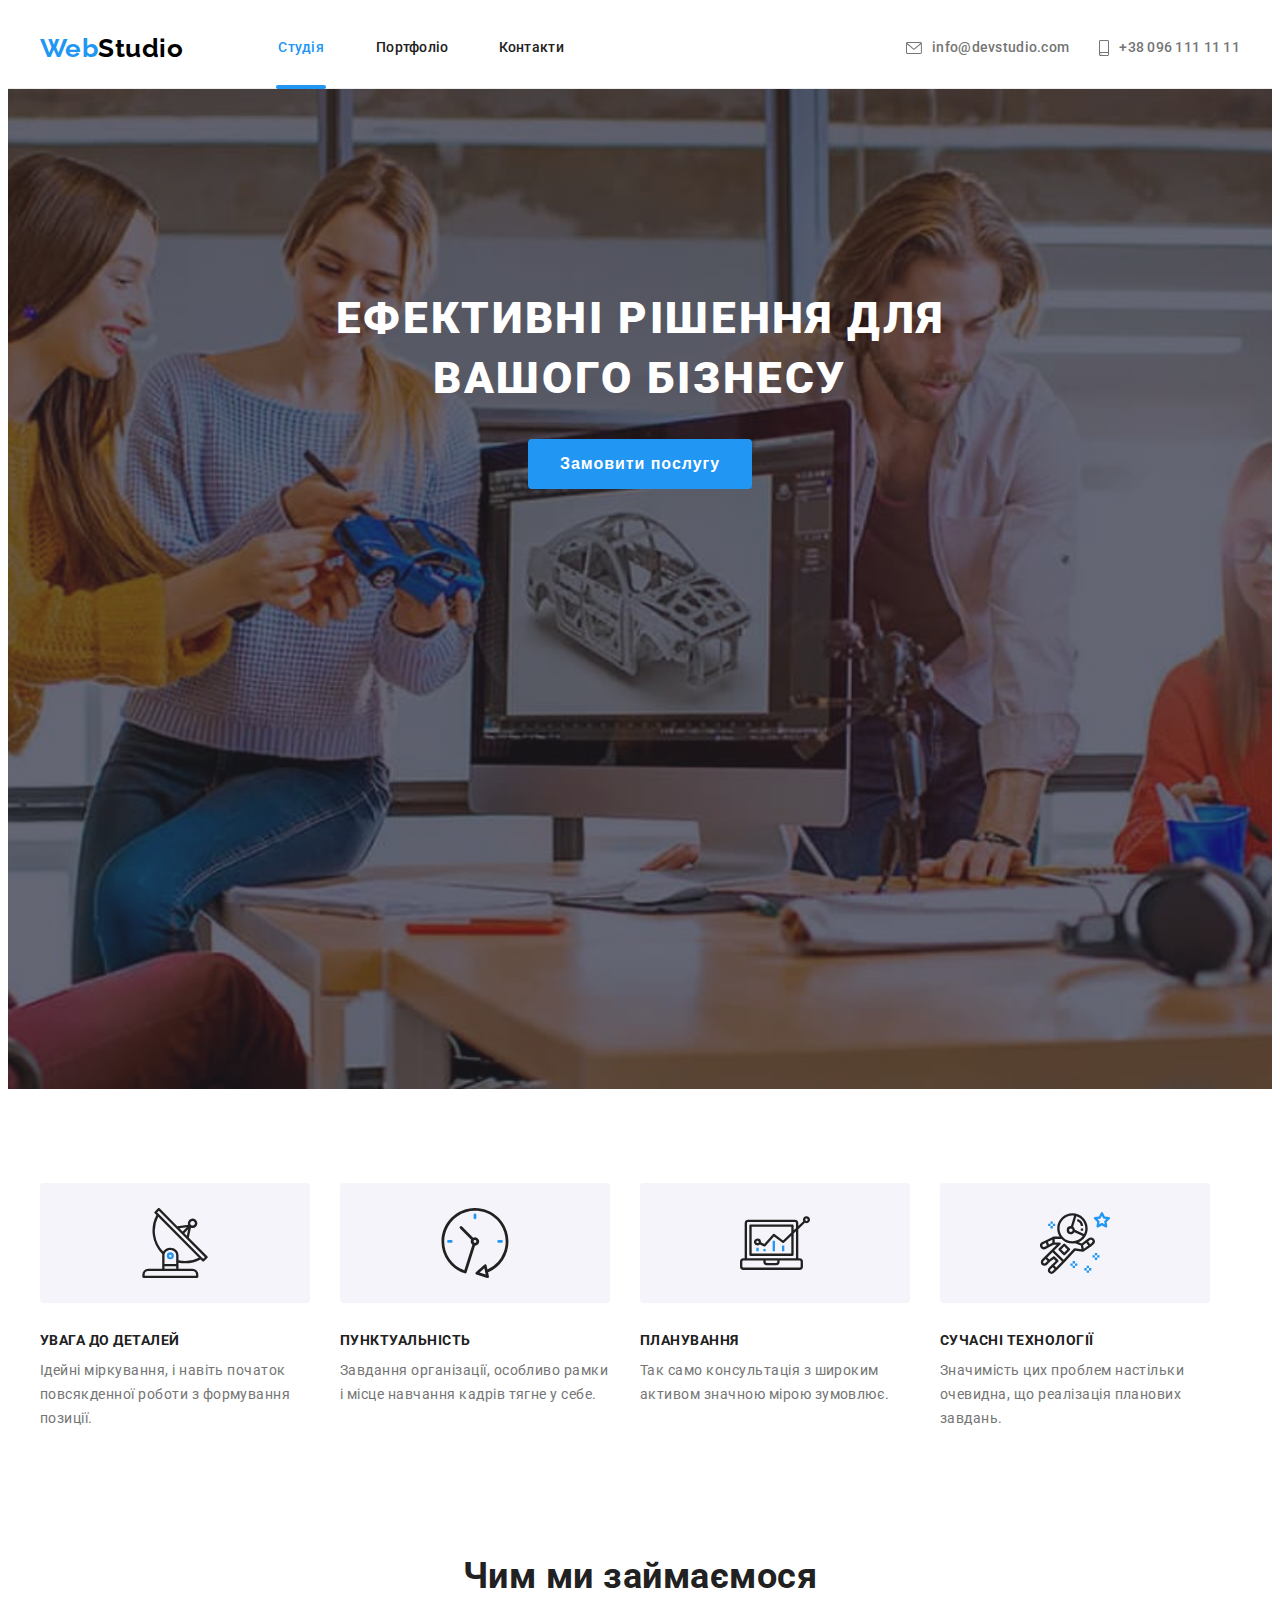
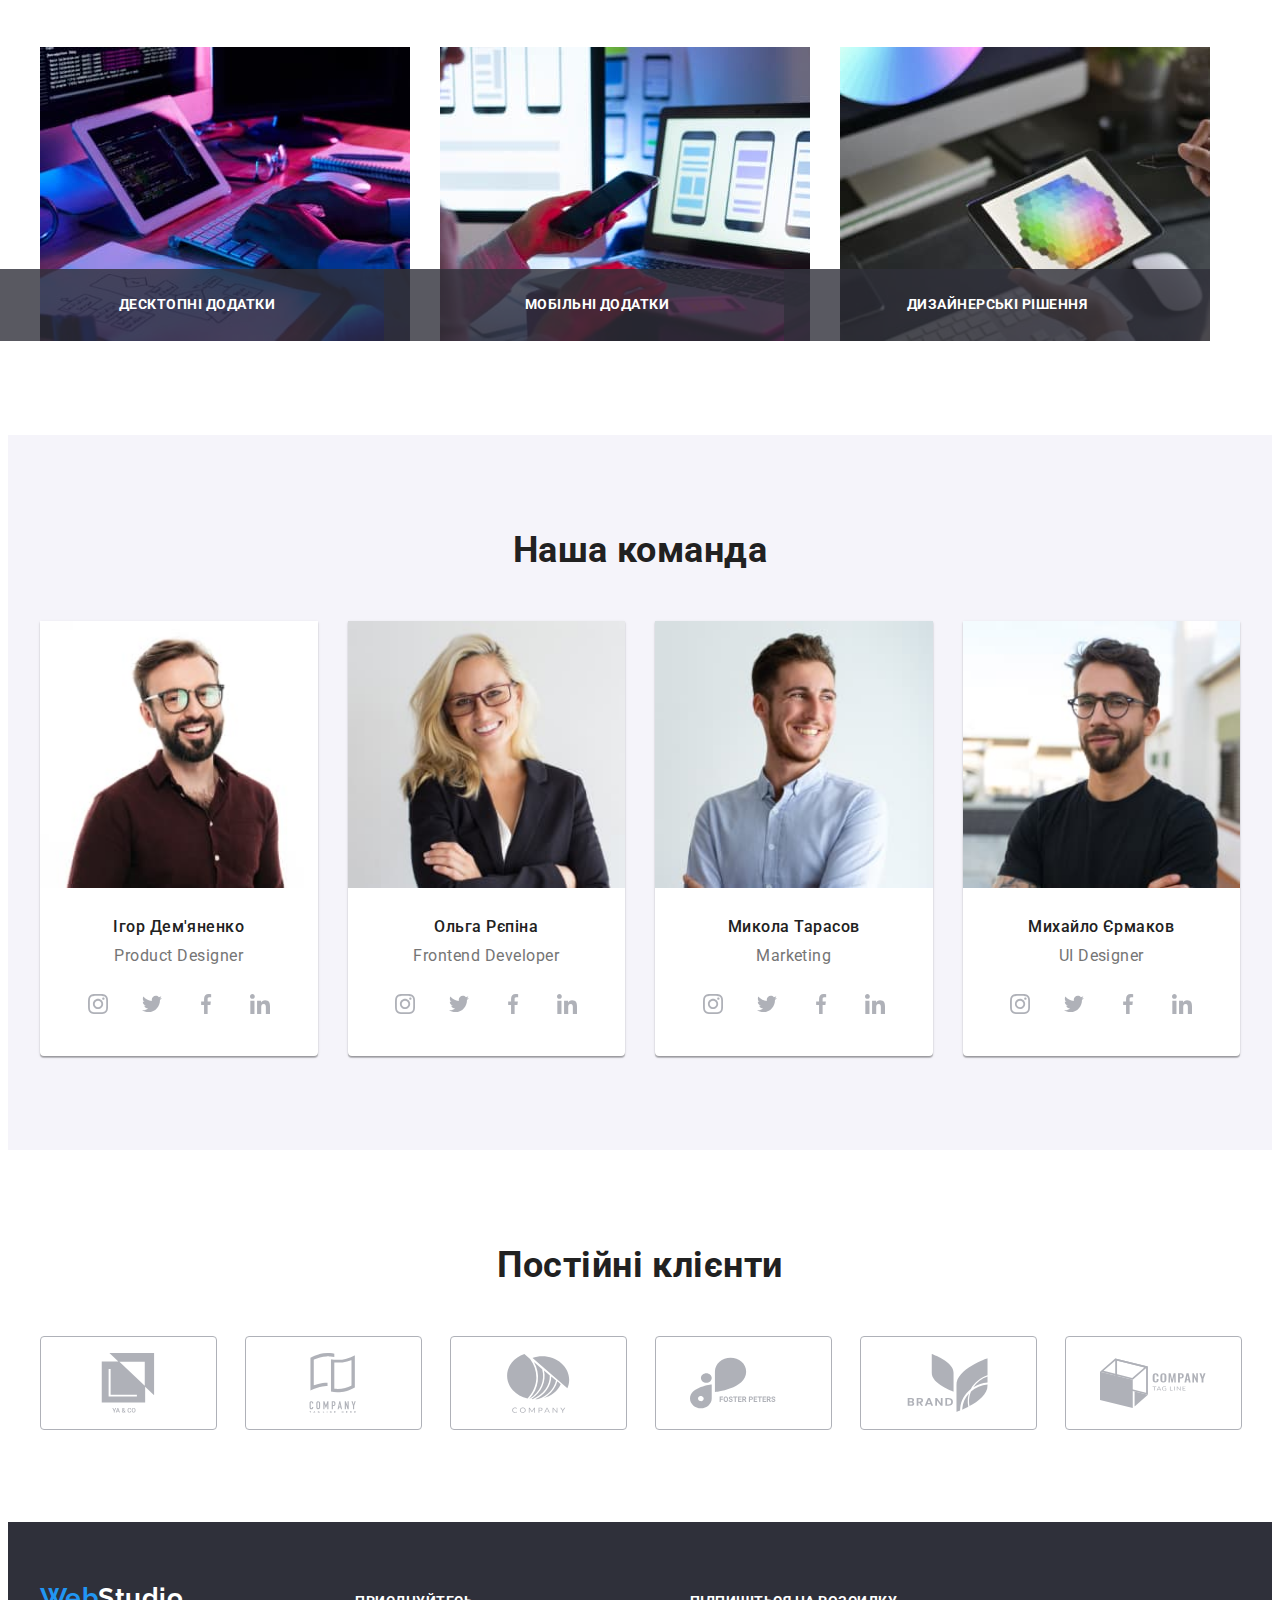
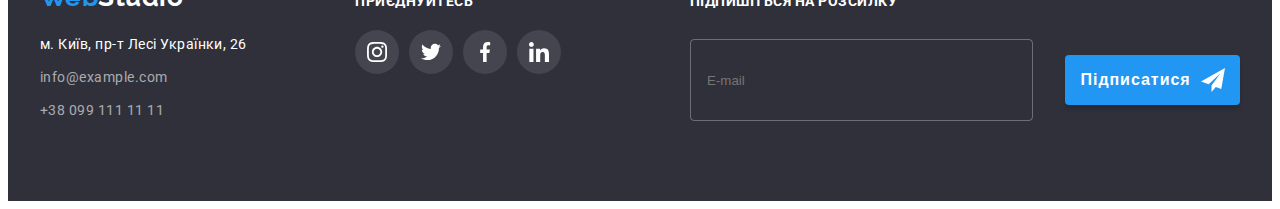
<file: index.html>
<!DOCTYPE html>
<html lang="uk">

<head>
    <meta charset="UTF-8">
    <meta http-equiv="X-UA-Compatible" content="IE=edge">
    <meta name="viewport" content="width=device-width, initial-scale=1.0">
    <title>WebStudio</title>
    <link rel="preconnect" href="https://fonts.googleapis.com">
    <link rel="preconnect" href="https://fonts.gstatic.com" crossorigin>
    <link
        href="https://fonts.googleapis.com/css2?family=Raleway:wght@700&family=Roboto:wght@400;500;700;900&display=swap"
        rel="stylesheet">
        <link rel="stylesheet" href="https://cdnjs.cloudflare.com/ajax/libs/modern-normalize/1.1.0/modern-normalize.min.css"
            integrity="sha512-wpPYUAdjBVSE4KJnH1VR1HeZfpl1ub8YT/NKx4PuQ5NmX2tKuGu6U/JRp5y+Y8XG2tV+wKQpNHVUX03MfMFn9Q=="
            crossorigin="anonymous" referrerpolicy="no-referrer" /><link rel="stylesheet" href="./css/main.min.css">
</head>

<body>
    <header class="bonner">
        <div class="container">
            <a lang="en" href="./index.html" class="logo-link list"><span class="logo">Web</span>Studio</a>
            <nav class="bonner-nav">
                <ul class="list gap">
                    <li class="item">
                        <a href="./index.html" class="gap-link link current">Студія</a>
                    </li>
                    <li class="item">
                        <a href="./portfolio.html" class="gap-link link">Портфоліо</a>
                    </li>
                    <li class="item">
                        <a href="" class="gap-link link">Контакти</a>
                    </li>
                </ul>
            </nav>

            <ul class="bonner-list list">
                <li class="item">
                    <a class="bonner-link link" href="mailto:info@devstudio.com">
                        <svg class="bonner-icon" width="16" height="12">
                            <use href="./images/icons.svg#icon-envelope"></use>
                        </svg>
                        info@devstudio.com
                    </a>
                </li>
                <li class="item">
                    <a class="bonner-link link" href="tel:+380961111111">
                        <svg class="bonner-icon" width="10" height="16">
                            <use href="./images/icons.svg#icon-smartphone"></use>
                        </svg>
                        +38 096 111 11 11
                    </a>
                </li>
            </ul>
            <button type="button" class="menu-open-btn" data-menu-open>
                <svg class="" width="40" height="40">
                    <use href="./images/icons.svg#icon-burger" class=""></use>
                </svg>
            </button>
        </div>
    </header>
    <div class="mob-menu is-hidden" data-menu>
        <button type="button" class="menu-close-btn" data-menu-close>
            <svg class="" width="40" height="40">
                <use href="./images/icons.svg#icon-close" class=""></use>
            </svg>
        </button>
        <div class="mob-menu-wrap">
            <nav class="mob-menu-nav">
                <ul class="mob-menu-list list">
                    <li class="mob-menu-item">
                        <a href="./index.html" class="mob-menu-link current-mob">Студія</a>
                    </li>
                    <li class="mob-menu-item">
                        <a href="./portfolio.html" class="mob-menu-link">Портфоліо</a>
                    </li>
                    <li class="mob-menu-item">
                        <a href="" class="mob-menu-link">Контакти</a>
                    </li>
                </ul>
            </nav>
            <div class="mob-connect">
                <ul class="mob-connect-list list">
                    <li class="mob-connect-item item">
                        <a class="mob-connect-mail link" href="mailto:info@devstudio.com">info@devstudio.com</a>
                    </li>
                    <li class="mob-connect-item item">
                        <a class="mob-connect-phone link" href="tel:+380961111111">+38 096 111 11 11</a>
                    </li>
                </ul>
            </div>
            <ul class="mob-media list">
                <li class="mob-media-item item">
                    <a href="" class="mob-media-link link" target="_blank" rel="noopener noreferrer nofollow">Instagram</a>
                </li>
                <li class="mob-media-item item">
                    <a href="" class="mob-media-link link" target="_blank" rel="noopener noreferrer nofollow">Twitter</a>
                </li>
                <li class="mob-media-item item">
                    <a href="" class="mob-media-link link" target="_blank" rel="noopener noreferrer nofollow">Facebook</a>
                </li>
                <li class="mob-media-item item">
                    <a href="" class="mob-media-link link" target="_blank" rel="noopener noreferrer nofollow">LinkedIn</a>
                </li>
            </ul>
        </div>
    </div>
    <main>
        <section class="primary">
            <div class="container primary__container">
                <h1 class="primary__title">Ефективні рішення для вашого бізнесу</h1>
                <button type="button" class="primary__btn btn" data-modal-open>Замовити послугу</button>
            </div>
        </section>
        <section class="feature">
            <div class="container">
                <ul class="feature__list list">
                    <li class="feature__item feature__item-before">
                        <h3 class="feature__title">УВАГА ДО ДЕТАЛЕЙ</h3>
                        <p class="feature__text">Ідейні міркування, і навіть початок повсякденної роботи з формування позиції.</p>
                    </li>
                    <li class="feature__item feature__item-before">
                        <h3 class="feature__title">ПУНКТУАЛЬНІСТЬ</h3>
                        <p class="feature__text">Завдання організації, особливо рамки і місце навчання кадрів тягне у себе.</p>
                    </li>
                    <li class="feature__item feature__item-before">
                        <h3 class="feature__title">ПЛАНУВАННЯ</h3>
                        <p class="feature__text">Так само консультація з широким активом значною мірою зумовлює.</p>
                    </li>
                    <li class="feature__item feature__item-before">
                        <h3 class="feature__title">СУЧАСНІ ТЕХНОЛОГІЇ</h3>
                        <p class="feature__text">Значимість цих проблем настільки очевидна, що реалізація планових завдань.</p>
                    </li>
                </ul>
            </div>
        </section>
        <section class="work">
            <div class="container">
                <h2 class="work__title">Чим ми займаємося</h2>
                <ul class="work__list list">
                    <li class="work__item">
                        <div class="work__container">
                            <picture>
                                <source 
                                srcset="./images/img1-1x.jpg 1x, 
                                ./images/img1-2x.jpg 2x"
                                media="(min-width:1200px)">
                                <img src="./images/img1.jpg" alt="Людина працює за ноутбуком" width="370" height="294">
                            </picture>
                            <p class="work__text">Десктопні додатки</p>
                        </div>
                    </li>
                    <li class="work__item">
                        <div class="work__container">
                            <picture>
                                <source 
                                srcset="./images/img2-1x.jpg 1x, 
                                ./images/img2-2x.jpg 2x"
                                media="(min-width:1200px)">
                                <img src="./images/img2.jpg" alt="Людина с телефоном та ноутбуком" width="370" height="294">
                            </picture>
                            <p class="work__text">Мобільні додатки</p>
                        </div>
                    </li>
                    <li class="work__item">
                        <div class="work__container">
                            <picture>
                                <source 
                                    srcset="./images/img3-1x.jpg 1x, 
                                    ./images/img3-2x.jpg 2x"
                                    media="(min-width:1200px)">
                                <img src="./images/img3.jpg" alt="Палітра" width="370" height="294">
                            </picture>
                            <p class="work__text">Дизайнерські рішення</p>
                        </div>
                    </li>
                </ul>
            </div>
        </section>
        <section class="team">
            <div class="container">
                <h2 class="team__title">Наша команда</h2>
                <ul class="team__list list">
                    
                    <li class="team__item">
                        <picture>
                            <source 
                            srcset="./images/product-desk-1x.jpg 1x, 
                            ./images/product-desk-2x.jpg 2x"
                            media="(min-width:1200px)">

                            <source 
                            srcset="./images/product-tab-1x.jpg 1x, 
                            ./images/product-tab-2x.jpg 2x"
                            media="(min-width:768px)">

                            <source 
                            srcset="./images/product-mob-1x.jpg 1x, 
                            ./images/product-mob-2x.jpg 2x"
                            media="(max-width:767px)">

                            <img src="./images/product.jpg" alt="Фото співробітника" width="270" height="260">
                        </picture>
                        <div class="team__container">
                            <h3 class="team__subtitle">Ігор Дем'яненко</h3>
                            <p lang="en" class="team__text">Product Designer</p>
                            <ul class="media list">
                                <li class="media__item item">
                                    <a href="https://www.instagram.com/" target="_blank" rel="noreferrer noopener" class="media__link link">
                                        <svg class="media__icon" width="20" height="20">
                                            <use href="./images/icons.svg#icon-instagram"></use>
                                        </svg>
                                    </a>
                                </li>
                                <li class="media__item item">
                                    <a href="https://twitter.com/" target="_blank" rel="noreferrer noopener" class="media__link link">
                                        <svg class="media__icon" width="20" height="20">
                                            <use href="./images/icons.svg#icon-twitter"></use>
                                        </svg>
                                    </a>
                                </li>
                                <li class="media__item item">
                                    <a href="https://uk-ua.facebook.com/" target="_blank" rel="noreferrer noopener" class="media__link link">
                                        <svg class="media__icon" width="20" height="20">
                                            <use href="./images/icons.svg#icon-facebook"></use>
                                        </svg>
                                    </a>
                                </li>
                                <li class="media__item item">
                                    <a href="https://ua.linkedin.com/" target="_blank" rel="noreferrer noopener" class="media__link link">
                                        <svg class="media__icon" width="20" height="20">
                                            <use href="./images/icons.svg#icon-linkedin"></use>
                                        </svg>
                                    </a>
                                </li>
                            </ul>
                        </div>
                    </li>
                    <li class="team__item">
                        <picture>
                            <source 
                            srcset="./images/frontend-desk-1x.jpg 1x, 
                            ./images/frontend-desk-2x.jpg 2x"
                            media="(min-width:1200px)">

                            <source 
                            srcset="./images/frontend-tab-1x.jpg 1x, 
                            ./images/frontend-tab-2x.jpg 2x"
                            media="(min-width:768px)">

                            <source 
                            srcset="./images/frontend-mob-1x.jpg 1x, 
                            ./images/frontend-mob-2x.jpg 2x"
                            media="(max-width:767px)">

                            <img src="./images/frontend.jpg" alt="Фото співробітника" width="270" height="260">
                        </picture>
                        <div class="team__container">
                            <h3 class="team__subtitle">Ольга Рєпіна</h3>
                            <p lang="en" class="team__text">Frontend Developer</p>
                            <ul class="media list">
                                <li class="media__item item">
                                    <a href="" class="media__link link">
                                        <svg class="media__icon" width="20" height="20">
                                            <use href="./images/icons.svg#icon-instagram"></use>
                                        </svg>
                                    </a>
                                </li>
                                <li class="media__item item">
                                    <a href="" class="media__link link">
                                        <svg class="media__icon" width="20" height="20">
                                            <use href="./images/icons.svg#icon-twitter"></use>
                                        </svg>
                                    </a>
                                </li>
                                <li class="media__item item">
                                    <a href="" class="media__link link">
                                        <svg class="media__icon" width="20" height="20">
                                            <use href="./images/icons.svg#icon-facebook"></use>
                                        </svg>
                                    </a>
                                </li>
                                <li class="media__item item">
                                    <a href="" class="media__link link">
                                        <svg class="media__icon" width="20" height="20">
                                            <use href="./images/icons.svg#icon-linkedin"></use>
                                        </svg>
                                    </a>
                                </li>
                            </ul>
                        </div>
                    </li>
                    <li class="team__item">
                        <picture>
                            <source 
                            srcset="./images/marketing-desk-1x.jpg 1x, 
                            ./images/marketing-desk-2x.jpg 2x"
                            media="(min-width:1200px)">

                            <source 
                            srcset="./images/marketing-tab-1x.jpg 1x, 
                            ./images/marketing-tab-2x.jpg 2x"
                            media="(min-width:768px)">

                            <source 
                            srcset="./images/marketing-mob-1x.jpg 1x, 
                            ./images/marketing-mob-2x.jpg 2x"
                            media="(max-width:767px)">

                            <img src="./images/marketing.jpg" alt="Фото співробітника" width="270" height="260">
                        </picture>
                        <div class="team__container">
                            <h3 class="team__subtitle">Микола Тарасов</h3>
                            <p lang="en" class="team__text">Marketing</p>
                            <ul class="media list">
                                <li class="media__item item">
                                    <a href="" class="media__link link">
                                        <svg class="media__icon" width="20" height="20">
                                            <use href="./images/icons.svg#icon-instagram"></use>
                                        </svg>
                                    </a>
                                </li>
                                <li class="media__item item">
                                    <a href="" class="media__link link">
                                        <svg class="media__icon" width="20" height="20">
                                            <use href="./images/icons.svg#icon-twitter"></use>
                                        </svg>
                                    </a>
                                </li>
                                <li class="media__item item">
                                    <a href="" class="media__link link">
                                        <svg class="media__icon" width="20" height="20">
                                            <use href="./images/icons.svg#icon-facebook"></use>
                                        </svg>
                                    </a>
                                </li>
                                <li class="media__item item">
                                    <a href="" class="media__link link">
                                        <svg class="media__icon" width="20" height="20">
                                            <use href="./images/icons.svg#icon-linkedin"></use>
                                        </svg>
                                    </a>
                                </li>
                            </ul>
                        </div>
                    </li>
                    <li class="team__item">
                        <picture>
                            <source 
                            srcset="./images/ul-desk-1x.jpg 1x, 
                            ./images/ul-desk-2x.jpg 2x"
                            media="(min-width:1200px)">

                            <source 
                            srcset="./images/ul-tab-1x.jpg 1x, 
                            ./images/ul-tab-2x.jpg 2x"
                            media="(min-width:768px)">

                            <source 
                            srcset="./images/ul-mob-1x.jpg 1x, 
                            ./images/ul-mob-2x.jpg 2x"
                            media="(max-width:767px)">

                            <img src="./images/ul.jpg" alt="Фото співробітника" width="270" height="260">
                        </picture>
                        <div class="team__container">
                            <h3 class="team__subtitle">Михайло Єрмаков</h3>
                            <p lang="en" class="team__text">UI Designer</p>
                            <ul class="media list">
                                <li class="media__item item">
                                    <a href="" class="media__link link">
                                        <svg class="media__icon" width="20" height="20">
                                            <use href="./images/icons.svg#icon-instagram"></use>
                                        </svg>
                                    </a>
                                </li>
                                <li class="media__item item">
                                    <a href="" class="media__link link">
                                        <svg class="media__icon" width="20" height="20">
                                            <use href="./images/icons.svg#icon-twitter"></use>
                                        </svg>
                                    </a>
                                </li>
                                <li class="media__item item">
                                    <a href="" class="media__link link">
                                        <svg class="media__icon" width="20" height="20">
                                            <use href="./images/icons.svg#icon-facebook"></use>
                                        </svg>
                                    </a>
                                </li>
                                <li class="media__item item">
                                    <a href="" class="media__link link">
                                        <svg class="media__icon" width="20" height="20">
                                            <use href="./images/icons.svg#icon-linkedin"></use>
                                        </svg>
                                    </a>
                                </li>
                            </ul>
                        </div>
                    </li>
                </ul>
            </div>
        </section>
        <section class="clients">
            <div class="container">
                <h2 class="clients__title">Постійні клієнти</h2>
                <ul class="clients__list list">
                    <li class="clients__item">
                        <a href="" class="clients__link link">
                            <svg class="clients__icon" width="106" height="60">
                                <use href="./images/icons.svg#icon-yaco"></use>
                        </svg>
                        </a>
                    </li>
                    <li class="clients__item">
                        <a href="" class="clients__link link">
                            <svg class="clients__icon" width="106" height="60">
                                <use href="./images/icons.svg#icon-tagline"></use>
                            </svg>
                        </a>
                    </li>
                    <li class="clients__item">
                        <a href="" class="clients__link link">
                            <svg class="clients__icon" width="106" height="60">
                                <use href="./images/icons.svg#icon-company"></use>
                            </svg>
                        </a>
                    </li>
                    <li class="clients__item">
                        <a href="" class="clients__link link">
                            <svg class="clients__icon" width="106" height="60">
                                <use href="./images/icons.svg#icon-foster"></use>
                            </svg>
                        </a>
                    </li>
                    <li class="clients__item">
                        <a href="" class="clients__link link">
                            <svg class="clients__icon" width="106" height="60">
                                <use href="./images/icons.svg#icon-brand"></use>
                            </svg>
                        </a>
                    </li>
                    <li class="clients__item">
                        <a href="" class="clients__link link">
                            <svg class="clients__icon" width="106" height="60">
                                <use href="./images/icons.svg#icon-tag"></use>
                            </svg>
                        </a>
                    </li>
                </ul>
            </div>
        </section>
    </main>
    <footer class="footer">
        <div class="footer-container container list">
            <div class="footer-adress">
                <a lang="en" href="./index.html" class="logo-link basement"><span class="logo">Web</span>Studio</a>
                <address class="box">
                   
                    <ul class="list">
                        <li class="adress-item">
                            <a href="https://goo.gl/maps/8fatFaNchkYs84Wi7" target="_blank" rel="noopenner nofollow" class="adress-link link">м. Київ, пр-т Лесі Українки, 26</a>
                        </li>
                        <li class="adress-item">
                            <a href="mailto:info@example.com" class="adress-link link color">info@example.com</a>
                        </li>
                        <li class="adress-item">
                            <a href="tel:+380991111111" class="adress-link link color">+38 099 111 11 11</a>
                        </li>
                    </ul>
                </address>
            </div>
            <div class="footer-icon-soc">
                <p class="footer-icon-title">ПРИЄДНУЙТЕСЬ</p>
                <ul class="footer-icon-list list">
                    <li class="footer-icon-item item">
                        <a href="" class="footer-icon-link link">
                            <svg class="footer-icon" width="20" height="20">
                                <use href="./images/icons.svg#icon-instagram"></use>
                            </svg>
                        </a>
                    </li>
                    <li class="footer-icon-item item">
                        <a href="" class="footer-icon-link link">
                            <svg class="footer-icon" width="20" height="20">
                                <use href="./images/icons.svg#icon-twitter"></use>
                            </svg>
                        </a>
                    </li>
                    <li class="footer-icon-item item">
                        <a href="" class="footer-icon-link link">
                            <svg class="footer-icon" width="20" height="20">
                                <use href="./images/icons.svg#icon-facebook"></use>
                            </svg>
                        </a>
                    </li>
                    <li class="footer-icon-item item">
                        <a href="" class="footer-icon-link link">
                            <svg class="footer-icon" width="20" height="20">
                                <use href="./images/icons.svg#icon-linkedin"></use>
                            </svg>
                        </a>
                    </li>
                </ul>
            </div>
            <form class="footer-form">
                <b class="footer-form-title">Підпишіться на розсилку</b>
                <div class="input-container">
                    <input type="email" id="footer-form" class="footer-input" name="footer-mail" placeholder="E-mail" />
                    <button type="submit" class="footer-form-button">
                        Підписатися
                        <svg class="footer-form-icon" width="24" height="24">
                            <use href="./images/icons.svg#icon-icon-send"></use>
                        </svg>
                    </button>
                </div>
            </form>
        </div>
    </footer>
    <div class="backdrop is-hidden" data-modal>
        <div class="modal">
            <button class="modal-btn" data-modal-close>
                <svg class="modal-icon" width="18" height="18">
                    <use href="./images/icons.svg#icon-close"></use>
                </svg>
            </button>
            <p class="modal-title">Залиште свої дані, ми вам передзвонимо</p>
            <form class="modal-form">
                <div class="input-field">
                    <label for="user-name" class="input-text">Ім'я</label>
                    <input type="text" class="form-input" name="user-name" id="user-name">
                    <svg class="input-icon" width="18" height="18">
                        <use href="./images/icons.svg#icon-person"></use>
                    </svg>
                </div>
                <div class="input-field">
                    <label for="user-tel" class="input-text">Телефон</label>
                    <input type="tel" class="form-input" name="user-tel" id="user-tel" required>
                    <svg class="input-icon" width="18" height="18">
                        <use href="./images/icons.svg#icon-phone"></use>
                    </svg>
                </div>
                <div class="input-field">
                    <label for="user-email" class="input-text">Пошта</label>
                    <input type="email" class="form-input" name="user-email" id="user-email">
                    <svg class="input-icon" width="18" height="18">
                        <use href="./images/icons.svg#icon-email"></use>
                    </svg>
                </div>
                <div class="input-field">
                    <label for="user-comment" class="input-text">Коментар</label>
                    <textarea name="user-comment" id="user-comment" class="input-comment">Введіть текст</textarea>
                </div>
                <div class="policy">
                    <input type="checkbox" id="policy" name="policy" class="policy__input visually-hidden" value="true" required />
                    <label for="policy" class="policy__label">
                        <span class="policy__check">
                            <svg class="policy__icon" width="13" height="10">
                                <use href="./images/icons.svg#icon-vector"></use>
                            </svg>
                        </span>
                        Погоджуюся з розсилкою та приймаю
                        <a href="" class="policy__link link">Умови договору</a>
                    </label>
                </div>
                <button type="submit" class="form-btn">Відправити</button>
            </form>
        </div>
    </div>
    <script src="./modal.js"></script>
    <script src="./menu.js"></script>
    
    </body>
    </html>
</file>
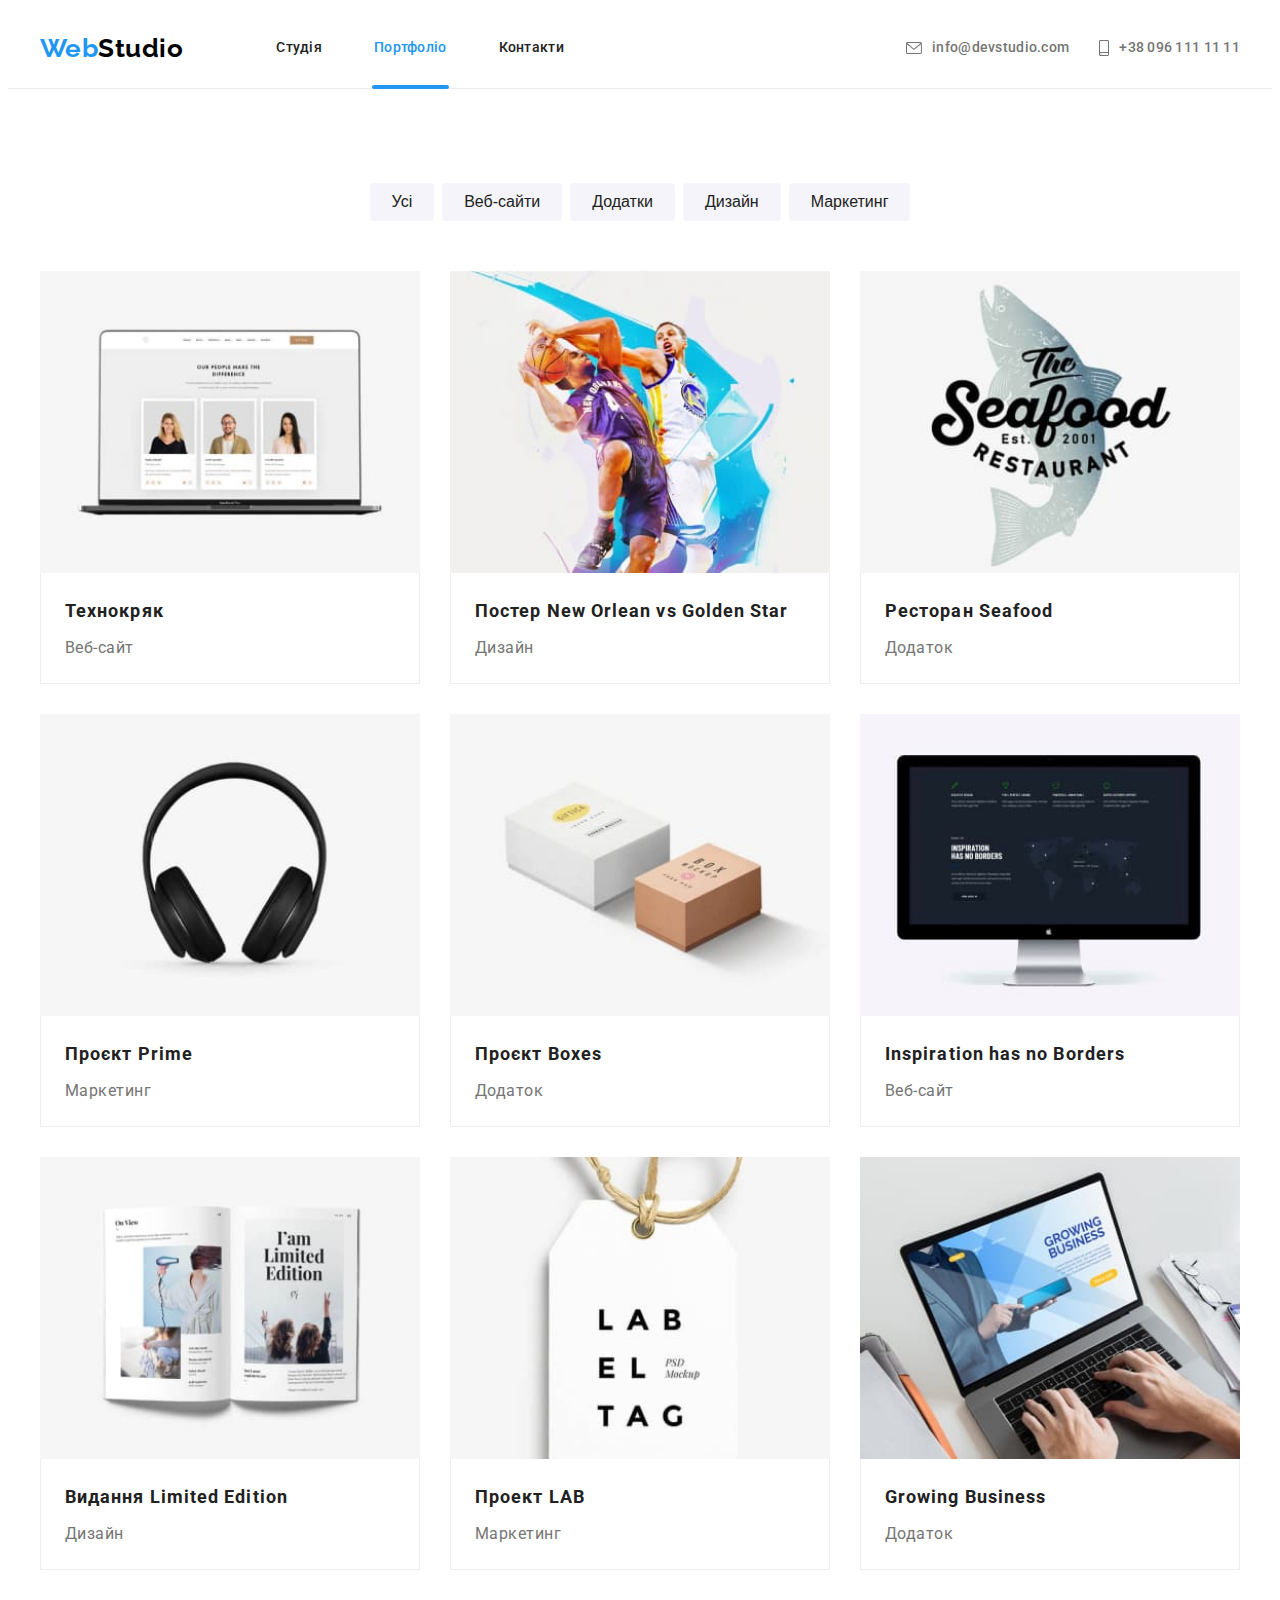
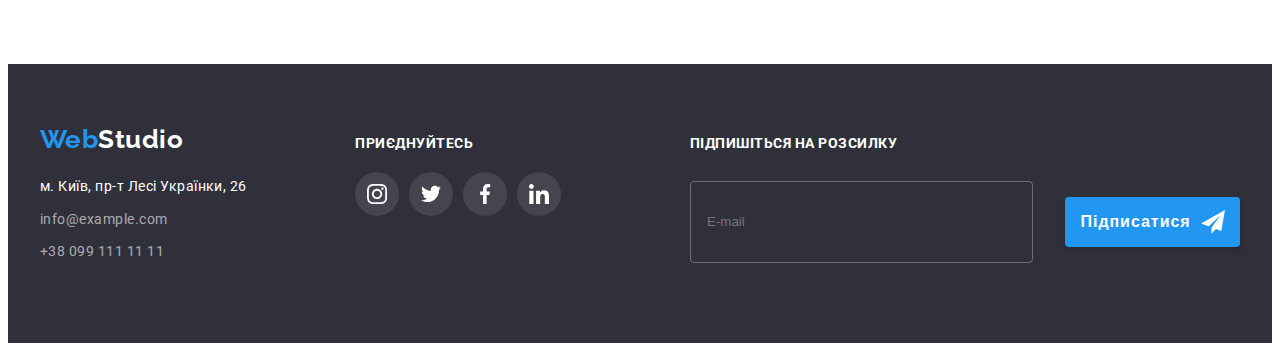
<file: portfolio.html>
<!DOCTYPE html>
<html lang="uk">

<head>
    <meta charset="UTF-8">
    <meta http-equiv="X-UA-Compatible" content="IE=edge">
    <meta name="viewport" content="width=device-width, initial-scale=1.0">
    <title>WebStudio</title>
    <link rel="preconnect" href="https://fonts.googleapis.com">
    <link rel="preconnect" href="https://fonts.gstatic.com" crossorigin>
    <link
        href="https://fonts.googleapis.com/css2?family=Raleway:wght@700&family=Roboto:wght@400;500;700;900&display=swap"
        rel="stylesheet">
    <link rel="stylesheet" href="https://cdnjs.cloudflare.com/ajax/libs/modern-normalize/1.1.0/modern-normalize.min.css"
        integrity="sha512-wpPYUAdjBVSE4KJnH1VR1HeZfpl1ub8YT/NKx4PuQ5NmX2tKuGu6U/JRp5y+Y8XG2tV+wKQpNHVUX03MfMFn9Q=="
        crossorigin="anonymous" referrerpolicy="no-referrer" />
    <link rel="stylesheet" href="./css/main.min.css">
</head>

<body>
    <header class="bonner">
        <div class="container">
            <a lang="en" href="./index.html" class="logo-link list"><span class="logo">Web</span>Studio</a>
            <nav class="bonner-nav">
                <ul class="list gap">
                    <li class="item">
                        <a href="./index.html" class="gap-link link">Студія</a>
                    </li>
                    <li class="item">
                        <a href="./portfolio.html" class="gap-link link current">Портфоліо</a>
                    </li>
                    <li class="item">
                        <a href="" class="gap-link link">Контакти</a>
                    </li>
                </ul>
            </nav>

            <ul class="bonner-list list">
                <li class="item">
                    <a class="bonner-link link" href="mailto:info@devstudio.com">
                        <svg class="bonner-icon" width="16" height="12">
                            <use href="./images/icons.svg#icon-envelope"></use>
                        </svg>
                        info@devstudio.com
                    </a>
                </li>
                <li class="item">
                    <a class="bonner-link link" href="tel:+380961111111">
                        <svg class="bonner-icon" width="10" height="16">
                            <use href="./images/icons.svg#icon-smartphone"></use>
                        </svg>
                        +38 096 111 11 11
                    </a>
                </li>
            </ul>
            <button type="button" class="menu-open-btn" data-menu-open>
                <svg class="" width="40" height="40">
                    <use href="./images/icons.svg#icon-burger" class=""></use>
                </svg>
            </button>
        </div>
    </header>
    <div class="mob-menu is-hidden" data-menu>
        <button type="button" class="menu-close-btn" data-menu-close>
            <svg class="" width="40" height="40">
                <use href="./images/icons.svg#icon-close" class=""></use>
            </svg>
        </button>
        <div class="mob-menu-wrap">
            <nav class="mob-menu-nav">
                <ul class="mob-menu-list list">
                    <li class="mob-menu-item">
                        <a href="./index.html" class="mob-menu-link">Студія</a>
                    </li>
                    <li class="mob-menu-item">
                        <a href="./portfolio.html" class="mob-menu-link current-mob">Портфоліо</a>
                    </li>
                    <li class="mob-menu-item">
                        <a href="" class="mob-menu-link">Контакти</a>
                    </li>
                </ul>
            </nav>
            <div class="mob-connect">
                <ul class="mob-connect-list list">
                    <li class="mob-connect-item item">
                        <a class="mob-connect-mail link" href="mailto:info@devstudio.com">info@devstudio.com</a>
                    </li>
                    <li class="mob-connect-item item">
                        <a class="mob-connect-phone link" href="tel:+380961111111">+38 096 111 11 11</a>
                    </li>
                </ul>
            </div>
            <ul class="mob-media list">
                <li class="mob-media-item item">
                    <a href="" class="mob-media-link link" target="_blank"
                        rel="noopener noreferrer nofollow">Instagram</a>
                </li>
                <li class="mob-media-item item">
                    <a href="" class="mob-media-link link" target="_blank"
                        rel="noopener noreferrer nofollow">Twitter</a>
                </li>
                <li class="mob-media-item item">
                    <a href="" class="mob-media-link link" target="_blank"
                        rel="noopener noreferrer nofollow">Facebook</a>
                </li>
                <li class="mob-media-item item">
                    <a href="" class="mob-media-link link" target="_blank"
                        rel="noopener noreferrer nofollow">LinkedIn</a>
                </li>
            </ul>
        </div>
    </div>
        <main>
        <section class="blosc">
            <div class="container">
                <h1 class="title visually-hidden">Портфоліо</h1>
                <ul class="list blosc-list">
                    <li class="blosc-item">
                        <button type="button" class="blosc-btn">Усі</button>
                    </li>
                    <li class="blosc-item">
                        <button type="button" class="blosc-btn">Веб-сайти</button>
                    </li>
                    <li class="blosc-item">
                        <button type="button" class="blosc-btn">Додатки</button>
                    </li>
                    <li class="blosc-item">
                        <button type="button" class="blosc-btn">Дизайн</button>
                    </li>
                    <li class="blosc-item">
                        <button type="button" class="blosc-btn">Маркетинг</button>
                    </li>
                </ul>
                    <ul class="aside-list list">
                        <li class="aside-item">
                            <a href="" class="blosc-link link">
                                <div class="blosc-img">
                                    <picture>
                                        <source 
                                        srcset="./images/techno-desk-1x.jpg 1x, 
                                        ./images/techno-desk-2x.jpg 2x"
                                        media="(min-width:1200px)">

                                        <source 
                                        srcset="./images/techno-tab-1x.jpg 1x, 
                                        ./images/techno-tab-2x.jpg 2x"
                                        media="(min-width:768px)">

                                        <source 
                                        srcset="./images/techno-mob-1x.jpg 1x, 
                                        ./images/techno-mob-2x.jpg 2x"
                                        media="(max-width:767px)">

                                        <img src="./images/techno.jpg" alt="Ноутбук з зображенням людей" width="370" height="294">
                                    </picture>
                                    <p class="blosc-hover-text">Ресурс пропонує комплексні<br>
                                        пропозиції з різним рівнем<br>
                                        функціоналу та сервісів. Все це<br>
                                        дозволить відвідувачу отримати<br>
                                        вичерпні відомості про компанію<br>
                                        чи приватну особу.</p>
                                </div>
                                <div class="blosc-descr">
                                    <h2 class="blosc-title">Технокряк</h2>
                                    <p class="blosc-text">Веб-сайт</p>
                                </div>
                            </a>
                        </li>
                        <li class="aside-item">
                            <a href="#" class="blosc-link link">
                                <div class="blosc-img">
                                     <picture>
                                        <source 
                                        srcset="./images/neworlean-desk-1x.jpg 1x, 
                                        ./images/neworlean-desk-2x.jpg 2x"
                                        media="(min-width:1200px)">

                                        <source 
                                        srcset="./images/neworlean-tab-1x.jpg 1x, 
                                        ./images/neworlean-tab-2x.jpg 2x"
                                        media="(min-width:768px)">

                                        <source 
                                        srcset="./images/neworlean-mob-1x.jpg 1x, 
                                        ./images/neworlean-mob-2x.jpg 2x"
                                        media="(max-width:767px)">

                                        <img src="./images/neworlean.jpg" alt="Баскетболісти" width="370" height="294">
                                    </picture>
                                    <p class="blosc-hover-text">Ресурс пропонує комплексні<br>
                                        пропозиції з різним рівнем<br>
                                        функціоналу та сервісів. Все це<br>
                                        дозволить відвідувачу отримати<br>
                                        вичерпні відомості про компанію<br>
                                        чи приватну особу.</p>
                                </div>
                                <div class="blosc-descr">
                                    <h2 class="blosc-title">Постер New Orlean vs Golden Star</h2>
                                    <p class="blosc-text">Дизайн</p>
                                </div>
                            </a>
                        </li>
                        <li class="aside-item">
                            <a href="#" class="blosc-link link">
                                <div class="blosc-img">
                                    <picture>
                                        <source 
                                        srcset="./images/seafood-desk-1x.jpg 1x, 
                                        ./images/seafood-desk-2x.jpg 2x"
                                        media="(min-width:1200px)">

                                        <source 
                                        srcset="./images/seafood-tab-1x.jpg 1x, 
                                        ./images/seafood-tab-2x.jpg 2x"
                                        media="(min-width:768px)">

                                        <source 
                                        srcset="./images/seafood-mob-1x.jpg 1x, 
                                        ./images/seafood-mob-2x.jpg 2x"
                                        media="(max-width:767px)">

                                        <img src="./images/seafood.jpg" alt="Риба з текстом" width="370" height="294">
                                    </picture>
                                    <p class="blosc-hover-text">Ресурс пропонує комплексні<br>
                                    пропозиції з різним рівнем<br>
                                    функціоналу та сервісів. Все це<br>
                                    дозволить відвідувачу отримати<br>
                                    вичерпні відомості про компанію<br>
                                    чи приватну особу.</p>
                                </div>
                                <div class="blosc-descr">
                                    <h2 class="blosc-title">Ресторан Seafood</h2>
                                    <p class="blosc-text">Додаток</p>
                                </div>
                            </a>
                        </li>
                        <li class="aside-item">
                            <a href="#" class="blosc-link link">
                                <div class="blosc-img">
                                    <picture>
                                        <source 
                                        srcset="./images/prime-desk-1x.jpg 1x, 
                                        ./images/prime-desk-2x.jpg 2x"
                                        media="(min-width:1200px)">

                                        <source 
                                        srcset="./images/prime-tab-1x.jpg 1x, 
                                        ./images/prime-tab-2x.jpg 2x"
                                        media="(min-width:768px)">

                                        <source 
                                        srcset="./images/prime-mob-1x.jpg 1x, 
                                        ./images/prime-mob-2x.jpg 2x"
                                        media="(max-width:767px)">

                                        <img src="./images/prime.jpg" alt="Навушники" width="370" height="294">
                                    </picture>
                                    <p class="blosc-hover-text">Ресурс пропонує комплексні<br>
                                        пропозиції з різним рівнем<br>
                                        функціоналу та сервісів. Все це<br>
                                        дозволить відвідувачу отримати<br>
                                        вичерпні відомості про компанію<br>
                                        чи приватну особу.</p>
                                </div>    
                                <div class="blosc-descr">
                                    <h2 class="blosc-title">Проєкт Prime</h2>
                                    <p class="blosc-text">Маркетинг</p>
                                </div>
                            </a>
                        </li>
                        <li class="aside-item">
                            <a href="#" class="blosc-link link">
                                <div class="blosc-img">
                                    <picture>
                                        <source 
                                        srcset="./images/boxes-desk-1x.jpg 1x, 
                                        ./images/boxes-desk-2x.jpg 2x"
                                        media="(min-width:1200px)">

                                        <source 
                                        srcset="./images/boxes-tab-1x.jpg 1x, 
                                        ./images/boxes-tab-2x.jpg 2x"
                                        media="(min-width:768px)">

                                        <source 
                                        srcset="./images/boxes-mob-1x.jpg 1x, 
                                        ./images/boxes-mob-2x.jpg 2x"
                                        media="(max-width:767px)">

                                        <img src="./images/boxes.jpg" alt="Коробки" width="370" height="294">
                                    </picture>
                                    <p class="blosc-hover-text">Ресурс пропонує комплексні<br>
                                        пропозиції з різним рівнем<br>
                                        функціоналу та сервісів. Все це<br>
                                        дозволить відвідувачу отримати<br>
                                        вичерпні відомості про компанію<br>
                                        чи приватну особу.</p>
                                </div>
                                <div class="blosc-descr">
                                    <h2 class="blosc-title">Проєкт Boxes</h2>
                                    <p class="blosc-text">Додаток</p>
                                </div>
                            </a>
                        </li>
                        <li class="aside-item">
                            <a href="#" class="blosc-link link">
                                <div class="blosc-img">
                                    <picture>
                                        <source 
                                        srcset="./images/inspiration-desk-1x.jpg 1x, 
                                        ./images/inspiration-desk-2x.jpg 2x"
                                        media="(min-width:1200px)">

                                        <source 
                                        srcset="./images/inspiration-tab-1x.jpg 1x, 
                                        ./images/inspiration-tab-2x.jpg 2x"
                                        media="(min-width:768px)">

                                        <source 
                                        srcset="./images/inspiration-mob-1x.jpg 1x, 
                                        ./images/inspiration-mob-2x.jpg 2x"
                                        media="(max-width:767px)">

                                        <img src="./images/inspiration.jpg" alt="Монітор" width="370" height="294">
                                    </picture>
                                    <p class="blosc-hover-text">Ресурс пропонує комплексні<br>
                                        пропозиції з різним рівнем<br>
                                        функціоналу та сервісів. Все це<br>
                                        дозволить відвідувачу отримати<br>
                                        вичерпні відомості про компанію<br>
                                        чи приватну особу.</p>
                                </div>
                                <div class="blosc-descr">
                                    <h2 class="blosc-title">Inspiration has no Borders</h2>
                                    <p class="blosc-text">Веб-сайт</p>
                                </div>
                            </a>
                        </li>
                        <li class="aside-item">
                            <a href="#" class="blosc-link link">
                                <div class="blosc-img">
                                    <picture>
                                        <source 
                                        srcset="./images/limitededition-desk-1x.jpg 1x, 
                                        ./images/limitededition-desk-2x.jpg 2x"
                                        media="(min-width:1200px)">

                                        <source 
                                        srcset="./images/limitededition-tab-1x.jpg 1x, 
                                        ./images/limitededition-tab-2x.jpg 2x"
                                        media="(min-width:768px)">

                                        <source 
                                        srcset="./images/limitededition-mob-1x.jpg 1x, 
                                        ./images/limitededition-mob-2x.jpg 2x"
                                        media="(max-width:767px)">

                                        <img src="./images/limitededition.jpg" alt="Книга" width="370" height="294">
                                    </picture>
                                    <p class="blosc-hover-text">Ресурс пропонує комплексні<br>
                                        пропозиції з різним рівнем<br>
                                        функціоналу та сервісів. Все це<br>
                                        дозволить відвідувачу отримати<br>
                                        вичерпні відомості про компанію<br>
                                        чи приватну особу.</p>
                                </div>
                                <div class="blosc-descr">
                                    <h2 class="blosc-title">Видання Limited Edition</h2>
                                    <p class="blosc-text">Дизайн</p>
                                </div>
                            </a>
                        </li>
                        <li class="aside-item">
                            <a href="#" class="blosc-link link">
                                <div class="blosc-img">
                                    <picture>
                                        <source 
                                        srcset="./images/lab-desk-1x.jpg 1x, 
                                        ./images/lab-desk-2x.jpg 2x"
                                        media="(min-width:1200px)">

                                        <source 
                                        srcset="./images/lab-tab-1x.jpg 1x, 
                                        ./images/lab-tab-2x.jpg 2x"
                                        media="(min-width:768px)">

                                        <source 
                                        srcset="./images/lab-mob-1x.jpg 1x, 
                                        ./images/lab-mob-2x.jpg 2x"
                                        media="(max-width:767px)">

                                        <img src="./images/lab.jpg" alt="Бірка" width="370" height="294">
                                    </picture>
                                    <p class="blosc-hover-text">Ресурс пропонує комплексні<br>
                                        пропозиції з різним рівнем<br>
                                        функціоналу та сервісів. Все це<br>
                                        дозволить відвідувачу отримати<br>
                                        вичерпні відомості про компанію<br>
                                        чи приватну особу.</p>
                                </div>
                                <div class="blosc-descr">
                                    <h2 class="blosc-title">Проект LAB</h2>
                                    <p class="blosc-text">Маркетинг</p>
                                </div>
                            </a>
                        </li>
                        <li class="aside-item">
                            <a href="#" class="blosc-link link">
                                <div class="blosc-img">
                                    <picture>
                                        <source 
                                        srcset="./images/growingbusiness-desk-1x.jpg 1x, 
                                        ./images/growingbusiness-desk-2x.jpg 2x"
                                        media="(min-width:1200px)">

                                        <source 
                                        srcset="./images/growingbusiness-tab-1x.jpg 1x, 
                                        ./images/growingbusiness-tab-2x.jpg 2x"
                                        media="(min-width:768px)">

                                        <source 
                                        srcset="./images/growingbusiness-mob-1x.jpg 1x, 
                                        ./images/growingbusiness-mob-2x.jpg 2x"
                                        media="(max-width:767px)">

                                        <img src="./images/growingbusiness.jpg" alt="Людина працює за ноутбуком" width="370" height="294">
                                    </picture>
                                    <p class="blosc-hover-text">Ресурс пропонує комплексні<br>
                                        пропозиції з різним рівнем<br>
                                        функціоналу та сервісів. Все це<br>
                                        дозволить відвідувачу отримати<br>
                                        вичерпні відомості про компанію<br>
                                        чи приватну особу.</p>
                                </div>   
                                <div class="blosc-descr">
                                    <h2 class="blosc-title">Growing Business</h2>
                                    <p class="blosc-text">Додаток</p>
                                </div>
                            </a>
                        </li>
                    </ul>
            </div>
        </section>
    </main>
<footer class="footer">
    <div class="footer-container container list">
        <div class="footer-adress">
            <a lang="en" href="./index.html" class="logo-link basement"><span class="logo">Web</span>Studio</a>
            <address class="box">

                <ul class="list">
                    <li class="adress-item">
                        <a href="https://goo.gl/maps/8fatFaNchkYs84Wi7" target="_blank" rel="noopenner nofollow"
                            class="adress-link link">м. Київ, пр-т Лесі Українки, 26</a>
                    </li>
                    <li class="adress-item">
                        <a href="mailto:info@example.com" class="adress-link link color">info@example.com</a>
                    </li>
                    <li class="adress-item">
                        <a href="tel:+380991111111" class="adress-link link color">+38 099 111 11 11</a>
                    </li>
                </ul>
            </address>
        </div>
        <div class="footer-icon-soc">
            <p class="footer-icon-title">ПРИЄДНУЙТЕСЬ</p>
            <ul class="footer-icon-list list">
                <li class="footer-icon-item item">
                    <a href="" class="footer-icon-link link">
                        <svg class="footer-icon" width="20" height="20">
                            <use href="./images/icons.svg#icon-instagram"></use>
                        </svg>
                    </a>
                </li>
                <li class="footer-icon-item item">
                    <a href="" class="footer-icon-link link">
                        <svg class="footer-icon" width="20" height="20">
                            <use href="./images/icons.svg#icon-twitter"></use>
                        </svg>
                    </a>
                </li>
                <li class="footer-icon-item item">
                    <a href="" class="footer-icon-link link">
                        <svg class="footer-icon" width="20" height="20">
                            <use href="./images/icons.svg#icon-facebook"></use>
                        </svg>
                    </a>
                </li>
                <li class="footer-icon-item item">
                    <a href="" class="footer-icon-link link">
                        <svg class="footer-icon" width="20" height="20">
                            <use href="./images/icons.svg#icon-linkedin"></use>
                        </svg>
                    </a>
                </li>
            </ul>
        </div>
        <form class="footer-form">
            <b class="footer-form-title">Підпишіться на розсилку</b>
            <div class="input-container">
                <input type="email" id="footer-form" class="footer-input" name="footer-mail" placeholder="E-mail" />
                <button type="submit" class="footer-form-button">
                    Підписатися
                    <svg class="footer-form-icon" width="24" height="24">
                        <use href="./images/icons.svg#icon-icon-send"></use>
                    </svg>
                </button>
            </div>
        </form>
    </div>
</footer>
<script src="./menu.js"></script>
</body>
</html>
</file>
<file: css/main.min.css>
p,h1,h2,h3,h4,h5,h6{margin:0}ul{margin:0;padding:0}img{display:block;width:100%;min-width:100%;height:auto}address{font-style:normal}a{text-decoration:none}body{color:#757575;font-family:Roboto,sans-serif;letter-spacing:.03em}.list{list-style:none}.visually-hidden{position:absolute;white-space:nowrap;width:1px;height:1px;overflow:hidden;border:0;padding:0;clip:rect(0 0 0 0);clip-path:inset(50%);margin:-1px}.container{width:100%;padding-left:15px;padding-right:15px;margin-left:auto;margin-right:auto}@media screen and (min-width: 480px){.container{width:480px}}@media screen and (min-width: 768px){.container{width:768px}}@media screen and (min-width: 1200px){.container{width:1200px}}.btn{background-color:#2196f3;color:#fff;font-weight:700;font-size:16px;line-height:1.88;align-items:center;text-align:center;letter-spacing:.06em;display:block;margin-left:auto;margin-right:auto;border-radius:4px;padding:10px 24px;border:rgba(0,0,0,0);cursor:pointer;transition-property:background-color;transition-duration:250ms;transition-timing-function:cubic-bezier(0.4, 0, 0.2, 1)}@media screen and (min-width: 1200px){.btn{padding:10px 32px}}.btn:hover,.btn:focus{background-color:#188ce8}.blosc-btn{background-color:#f5f4fa;color:#212121;font-weight:500;font-size:16px;line-height:1.62;border-radius:4px;border:rgba(0,0,0,0);padding:6px 22px;cursor:pointer;transition-property:color,background-color,box-shadow;transition-duration:250ms;transition-timing-function:cubic-bezier(0.4, 0, 0.2, 1)}.blosc-btn:hover,.blosc-btn:focus{background-color:#2196f3;color:#fff;box-shadow:0px 3px 1px rgba(0,0,0,.1),0px 1px 2px rgba(0,0,0,.08),0px 2px 2px rgba(0,0,0,.12)}.modal-btn{position:absolute;top:8px;right:8px;background-color:#fff;color:#212121;border:1px solid rgba(0,0,0,.1);width:30px;height:30px;border-radius:50%;color:#757575;cursor:pointer;display:flex;align-items:center;transition-property:fill;transition-duration:250ms;transition-timing-function:cubic-bezier(0.4, 0, 0.2, 1)}.modal-btn:hover,.modal-btn:focus{fill:#2196f3}.form-btn{background-color:#2196f3;color:#fff;font-weight:700;font-size:16px;line-height:1.88;align-items:center;text-align:center;letter-spacing:.06em;display:block;margin-left:auto;margin-right:auto;margin-top:30px;border-radius:4px;padding:10px 32px;border:rgba(0,0,0,0);cursor:pointer;box-shadow:0px 4px 4px rgba(0,0,0,.15);transition-property:background-color;transition-duration:250ms;transition-timing-function:cubic-bezier(0.4, 0, 0.2, 1)}.form-btn:hover,.form-btn:focus{background-color:#188ce8}.footer-form-button{letter-spacing:.06em;font-weight:700;font-size:16px;font-size:1.87;line-height:1.87;fill:#fff;display:flex;align-items:center;justify-content:center;gap:10px;width:200px;height:50px;background-color:#2196f3;box-shadow:0px 4px 4px rgba(0,0,0,.15);border-radius:4px;color:#fff;border-color:rgba(0,0,0,0);cursor:pointer;box-shadow:0px 4px 4px rgba(0,0,0,.15);transition-property:background-color;transition-duration:250ms;transition-timing-function:cubic-bezier(0.4, 0, 0.2, 1)}.footer-form-button:hover,.footer-form-button:focus{background-color:#188ce8}.blosc .title,.work__title{color:#212121;font-weight:700;font-size:36px;line-height:1.17;text-align:center;margin-bottom:50px}.team__title{color:#212121;font-weight:700;font-size:28px;line-height:1.17;text-align:center;margin-bottom:30px}@media screen and (min-width: 1200px){.team__title{font-size:36px;margin-bottom:50px}}.clients__title{color:#212121;font-weight:700;font-size:28px;line-height:1.17;text-align:center;margin-bottom:30px}@media screen and (min-width: 1200px){.clients__title{font-size:36px;margin-bottom:50px}}.feature__title{color:#212121;font-weight:700;font-size:14px;line-height:1.14;text-transform:uppercase;margin-bottom:10px}@media screen and (min-width: 480px){.feature__title{text-align:center}}@media screen and (min-width: 768px){.feature__title{text-align:left}}.footer-icon-title{display:flex;flex-direction:column;align-items:center;color:#fff;font-weight:700;font-size:14px;line-height:1.14;text-transform:uppercase;margin-bottom:20px}@media screen and (min-width: 1200px){.footer-icon-title{flex-direction:row}}.modal-title{font-weight:700;font-size:20px;line-height:1.5;text-align:center;letter-spacing:.03em;color:#212121;margin-bottom:12px}@media screen and (max-width: 400px){.modal-title{font-size:16px;line-height:1.625}}@media screen and (min-width: 1200px){.modal-title{line-height:1.15}}.footer-form-title{font-size:14px;text-transform:uppercase;color:#fff;margin-bottom:10px}@media screen and (min-width: 1200px){.footer-form-title{margin-left:20px}}.primary__title{color:#fff;font-weight:900;font-size:26px;line-height:1.61;text-align:center;letter-spacing:.06em;text-transform:uppercase;margin:0 auto 30px;max-width:360px}@media screen and (min-width: 1200px){.primary__title{font-size:44px;line-height:1.36;max-width:696px}}.blosc-title{color:#212121;font-weight:700;font-size:18px;line-height:2;letter-spacing:.06em;margin-bottom:4px}.bonner{border-bottom:1px solid #ececec}.bonner-list{display:flex;margin-left:auto;column-gap:50px}.bonner-icon{fill:currentColor;margin-right:10px}.gap-link .link{color:#212121;font-weight:500;font-size:14px;line-height:1.14;letter-spacing:.02em}.bonner .container,.bonner-nav,.bonner-nav .list{display:flex;align-items:center}.bonner-nav{display:none}@media screen and (min-width: 768px){.bonner-nav{display:flex}}@media screen and (min-width: 1200px){.bonner-nav{display:flex}}.bonner-list{display:none}@media screen and (min-width: 768px){.bonner-list{display:flex;margin-left:auto;gap:10px}}@media screen and (max-width: 1199px){.bonner-list{flex-direction:column}}@media screen and (min-width: 1200px){.bonner-list{gap:30px}}.logo{color:#2196f3;font-family:Raleway,cursive;font-weight:700;font-size:24px;line-height:1.16}@media screen and (min-width: 1200px){.logo{font-size:26px;line-height:1.19}}.logo-link{color:#000;font-family:Raleway,cursive;font-weight:700;font-size:24px;line-height:1.16;margin-right:93px}@media screen and (min-width: 1200px){.logo-link{font-size:26px;line-height:1.19}}.link.current{color:#2196f3}.link.current::after{content:"";width:100%;height:4px;background-color:#2196f3;border-radius:2px;position:absolute;bottom:-1px;right:0}.bonner .gap{column-gap:50px}.gap-link{color:#212121;font-weight:500;font-size:14px;line-height:1.14;letter-spacing:.02em;display:block;padding-top:32px;padding-bottom:32px;transition-property:color;transition-duration:250ms;transition-timing-function:cubic-bezier(0.4, 0, 0.2, 1)}.gap-link:hover,.gap-link:focus{color:#2196f3}.current{color:#2196f3;padding-left:2px;padding-right:2px;position:relative}.bonner-link{color:#757575;font-weight:500;font-size:14px;line-height:1.14;letter-spacing:.02em;display:flex;align-items:center;transition-property:color;transition-duration:250ms;transition-timing-function:cubic-bezier(0.4, 0, 0.2, 1)}.bonner-link:hover,.bonner-link:focus{color:#2196f3}.mob-menu{position:fixed;background-color:#fff;z-index:1;top:0;left:0;width:100%;height:100%;padding-top:48px;padding-left:40px;transition-duration:250ms;transition-timing-function:cubic-bezier(0.4, 0, 0.2, 1)}.menu-open-btn{display:inline-flex;margin-left:auto;padding:10px 0;border:none;background-color:rgba(0,0,0,0)}.menu-open-btn:hover{fill:#2196f3}@media screen and (min-width: 767px){.menu-open-btn{display:none}}.menu-close-btn{display:inline-flex;margin:0;padding:0;border:none;background-color:rgba(0,0,0,0);position:absolute;top:10px;right:15px}.menu-close-btn:hover{fill:#2196f3}.mob-menu-wrap{height:100%;display:flex;flex-direction:column;justify-content:space-between;overflow:scroll}.mob-menu-nav{margin-bottom:auto}.mob-menu-item:not(:last-child){margin-bottom:30px}.mob-menu-link{font-weight:500;font-size:40px;line-height:1.175;letter-spacing:.02em;color:#212121;transition:color 250ms cubic-bezier(0.4, 0, 0.2, 1)}@media screen and (max-width: 440px){.mob-menu-link{font-size:30px;line-height:1.2333333333}}.mob-connect-list{margin-bottom:64px;display:flex;flex-direction:column-reverse;gap:32px}.mob-connect-mail{font-weight:500;font-size:24px;line-height:1.1666666667;letter-spacing:.02em;color:inherit}@media screen and (max-width: 440px){.mob-connect-mail{font-size:18px;line-height:1.2222222222}}.mob-connect-phone{font-weight:500;font-size:34px;line-height:1.1764705882;letter-spacing:.02em;color:#2196f3}@media screen and (max-width: 440px){.mob-connect-phone{font-size:24px;line-height:1.1666666667}}.mob-media{display:flex;gap:20px;margin-bottom:48px}.mob-media-item{position:relative}.mob-media-item:not(:last-child)::after{content:"";position:absolute;top:10px;right:-20px;width:22px;height:0;border:1px solid rgba(33,33,33,.2);transform:rotate(90deg)}@media screen and (max-width: 440px){.mob-media-item:not(:last-child)::after{width:12px;right:-15px}}.mob-media-link{font-weight:500;font-size:18px;line-height:1.2222222222;letter-spacing:.02em;color:#2196f3}@media screen and (max-width: 440px){.mob-media-link{font-size:11px;line-height:1.2}}.current-mob{color:#2196f3}.primary{background-image:linear-gradient(to right, rgba(47, 48, 58, 0.4), rgba(47, 48, 58, 0.4)),url(../images/hero-mob-1x.jpg);background-color:#2f303a;background-position:center;background-repeat:no-repeat;background-size:cover;height:400px;max-width:1600px;margin-left:auto;margin-right:auto;padding:118px 0}@media(min-device-pixel-ratio: 2),(-webkit-min-device-pixel-ratio: 2),(min-resolution: 192dpi),(min-resolution: 2dppx){.primary{background-image:linear-gradient(to right, rgba(47, 48, 58, 0.4), rgba(47, 48, 58, 0.4)),url(../images/hero-mob-2x.jpg)}}@media screen and (min-width: 768px){.primary{background-image:linear-gradient(to right, rgba(47, 48, 58, 0.4), rgba(47, 48, 58, 0.4)),url(../images/hero-tab-1x.jpg)}}@media screen and (min-width: 768px)and (min-device-pixel-ratio: 2),screen and (min-width: 768px)and (-webkit-min-device-pixel-ratio: 2),screen and (min-width: 768px)and (min-resolution: 192dpi),screen and (min-width: 768px)and (min-resolution: 2dppx){.primary{background-image:linear-gradient(to right, rgba(47, 48, 58, 0.4), rgba(47, 48, 58, 0.4)),url(../images/hero-tab-2x.jpg)}}@media screen and (min-width: 1200px){.primary{height:600px;padding:200px 0;background-image:linear-gradient(to right, rgba(47, 48, 58, 0.4), rgba(47, 48, 58, 0.4)),url(../images/hero-1x.jpg)}}@media screen and (min-width: 1200px)and (min-device-pixel-ratio: 2),screen and (min-width: 1200px)and (-webkit-min-device-pixel-ratio: 2),screen and (min-width: 1200px)and (min-resolution: 192dpi),screen and (min-width: 1200px)and (min-resolution: 2dppx){.primary{background-image:linear-gradient(to right, rgba(47, 48, 58, 0.4), rgba(47, 48, 58, 0.4)),url(../images/hero-2x.jpg)}}.feature{padding-top:60px;padding-bottom:30px}@media screen and (min-width: 1200px){.feature{padding-top:94px;padding-bottom:94px}}.feature__list{gap:30px}@media screen and (min-width: 768px){.feature__list{display:flex;flex-wrap:wrap;flex-direction:row;gap:30px}}.feature__item{width:100%}@media screen and (min-width: 768px){.feature__item{width:calc((100% - 30px)/2)}}@media screen and (min-width: 1200px){.feature__item{width:270px}}.feature__item-before::before{border-radius:4px;margin-bottom:30px;display:block;content:"";height:120px;background-color:#f5f4fa;background-repeat:no-repeat;background-position:center}.feature__item-before:nth-child(1)::before{background-image:url(../images/antenna.svg)}.feature__item-before:nth-child(2)::before{background-image:url(../images/clock.svg)}.feature__item-before:nth-child(3)::before{background-image:url(../images/diagram.svg)}.feature__item-before:nth-child(4)::before{background-image:url(../images/astronaut.svg)}.feature__text{font-size:14px;line-height:1.71}@media screen and (min-width: 480px){.feature__text{margin-bottom:30px}}.work{display:none;padding-bottom:94px}@media screen and (min-width: 1200px){.work{display:block}}.work__item{width:370px}.work__list{display:flex;column-gap:30px}.work__container{position:relative}.work__text{position:absolute;width:100%;bottom:0;right:0;padding:28px;color:#fff;background-color:rgba(47,48,58,.8);font-weight:700;font-size:14px;line-height:1.14;text-align:center;text-transform:uppercase}.team{background-color:#f5f4fa;padding-top:60px;padding-bottom:60px}@media screen and (min-width: 1200px){.team{padding-top:94px;padding-bottom:94px}}.team__item{width:100%;background-color:#fff;box-shadow:0px 1px 3px rgba(0,0,0,.12),0px 1px 1px rgba(0,0,0,.14),0px 2px 1px rgba(0,0,0,.2);border-radius:0px 0px 4px 4px}@media screen and (min-width: 768px){.team__item{width:calc((100% - 30px)/2)}}@media screen and (min-width: 1200px){.team__item{width:calc((100% - 90px)/4)}}.team__subtitle{color:#212121;font-weight:500;font-size:16px;line-height:1.18;margin-bottom:10px}.team__text{font-size:16px;margin-bottom:16px;line-height:1.18}.team__list{display:flex;flex-direction:column;gap:30px}@media screen and (min-width: 768px){.team__list{display:flex;flex-wrap:wrap;flex-direction:row;gap:30px}}.team__container{padding-top:30px;padding-bottom:30px;text-align:center}.media{display:flex;justify-content:center;gap:10px}.media__link{width:44px;height:44px;border-radius:50%;display:flex;align-items:center;justify-content:center;color:#afb1b8;transition-property:color,background-color;transition-duration:250ms;transition-timing-function:cubic-bezier(0.4, 0, 0.2, 1)}.media__link:hover,.media__link:focus{background-color:#2196f3;color:#fff}.media__icon{fill:currentColor}.clients{padding-top:60px;padding-bottom:60px}@media screen and (min-width: 1200px){.clients{padding-top:94px;padding-bottom:94px}}.clients__list{display:flex;gap:30px;flex-wrap:wrap}.clients__item{width:calc((100% - 30px)/2);height:92px}@media screen and (min-width: 768px){.clients__item{width:calc((100% - 60px)/3)}}@media screen and (min-width: 1200px){.clients__item{width:calc((100% - 150px)/6)}}.clients__link{display:flex;align-items:center;justify-content:center;width:100%;height:100%;border-radius:4px;border:1px solid #afb1b8;color:#afb1b8;transition-property:color,border-color;transition-duration:250ms;transition-timing-function:cubic-bezier(0.4, 0, 0.2, 1)}.clients__icon{fill:currentColor}.clients__item:hover .clients__link,.clients__link:focus{border-color:#2196f3;color:#2196f3}.blosc{padding-top:60px;padding-bottom:60px}@media screen and (min-width: 1200px){.blosc{padding-top:94px;padding-bottom:94px}}.blosc-list{display:flex;column-gap:8px;row-gap:15px;margin-bottom:40px}@media screen and (max-width: 767px){.blosc-list{flex-wrap:wrap;max-width:326px;margin-bottom:30px}}@media screen and (min-width: 768px){.blosc-list{justify-content:center;margin-bottom:50px}}@media screen and (min-width: 1200px){.blosc-list{margin-bottom:50px}}.blosc-link{display:flex;flex-direction:column;height:100%;transition-property:box-shadow;transition-duration:250ms;transition-timing-function:cubic-bezier(0.4, 0, 0.2, 1)}.blosc-link:hover .blosc-hover-text{transform:translateY(0)}.blosc-link:hover,.blosc-link:focus{box-shadow:0px 1px 1px rgba(0,0,0,.12),0px 4px 4px rgba(0,0,0,.06),1px 4px 6px rgba(0,0,0,.16)}.blosc-descr{flex-grow:1;padding:20px 24px;border:1px solid #eee;border-top:none}.blosc-text{color:#757575;font-size:16px;line-height:1.88}.blosc-img{position:relative;overflow:hidden}.blosc-hover-text{position:absolute;top:0;left:0;width:100%;height:100%;font-weight:400;font-size:18px;line-height:1.56;letter-spacing:.03em;padding:63px 24px;color:#fff;background-color:rgba(33,150,243,.9);transform:translateY(100%);transition:transform 250ms cubic-bezier(0.4, 0, 0.2, 1)}.aside-list{display:flex;flex-wrap:wrap;gap:30px}.aside-item{width:100%}@media screen and (min-width: 768px){.aside-item{width:calc((100% - 30px)/2)}}@media screen and (min-width: 1200px){.aside-item{width:calc((100% - 60px)/3)}}.footer{background-color:#2f303a;padding-top:60px;padding-bottom:60px}.footer-container{display:flex;flex-direction:column;align-items:center}@media screen and (max-width: 480px){.footer-container{width:100%}}@media screen and (min-width: 768px){.footer-container{flex-wrap:wrap;flex-direction:row;align-items:baseline;justify-content:space-around}}@media screen and (min-width: 1200px){.footer-container{display:flex;align-items:baseline;justify-content:space-between}}.footer-adress{position:relative;text-align:center;margin-bottom:60px}@media screen and (min-width: 768px){.footer-adress{display:block;margin-bottom:0}}@media screen and (min-width: 1200px){.footer-adress{text-align:start}}.adress-item:not(:last-child){margin-bottom:9px}.adress-link{font-size:14px;line-height:1.7;color:#fff;transition-property:color;transition-duration:250ms;transition-timing-function:cubic-bezier(0.4, 0, 0.2, 1)}.adress-link:hover,.adress-link:focus{color:#2196f3}.color{color:rgba(255,255,255,.6)}.footer-icon-list{display:flex;gap:10px}.footer-icon-item{width:44px;height:44px}.footer-icon-link{display:flex;align-items:center;justify-content:center;width:100%;height:100%;background-color:rgba(255,255,255,.1);border-radius:50%;fill:#fff;transition-property:background-color;transition-duration:250ms;transition-timing-function:cubic-bezier(0.4, 0, 0.2, 1)}.footer-icon-link:hover,.footer-icon-link:focus{background-color:#2196f3}.basement{color:#fff;font-family:Raleway,sans-serif;font-weight:700;font-size:26px;line-height:1.19;display:block;margin-bottom:20px;margin-right:0}.box{color:#fff;font-weight:400;font-size:14px;line-height:1.7}.box .li{color:rgba(255,255,255,.6);font-weight:400;font-size:14px;line-height:1.7;display:block}.item-box{margin-top:9px}.backdrop{position:fixed;top:0;left:0;width:100%;height:100%;background-color:rgba(0,0,0,.2);transition:visibility 250ms,opacity 250ms cubic-bezier(0.4, 0, 0.2, 1);overflow:scroll}.is-hidden{opacity:0;visibility:hidden;pointer-events:none}.modal{position:absolute;background-color:#fff;top:50%;left:50%;min-width:450px;box-shadow:0px 1px 3px rgba(0,0,0,.12),0px 1px 1px rgba(0,0,0,.14),0px 2px 1px rgba(0,0,0,.2);border-radius:4px;transform:translate(-50%, -50%) scale(1);transition:transform 250ms linear;padding:40px}@media screen and (max-width: 479px){.modal{width:95%;max-width:450px;min-width:0}}@media screen and (min-width: 1200px){.modal{min-height:581px;min-width:528px}}modal-icon{display:flex;align-items:center}.backdrop.is-hidden .modal{transform:translate(50%, 50%) scale(0)}.modal-form{width:100%}.form-input{width:100%;height:40px;border:1px solid rgba(33,33,33,.2);border-radius:4px;padding-left:42px;cursor:pointer;outline:none}.form-input:focus{border-color:#2196f3}.form-input:focus+.input-icon{fill:#2196f3}.input-text{font-size:12px;line-height:1.17;letter-spacing:.01em;display:block;margin-bottom:4px;cursor:pointer}.input-comment{font-size:12px;line-height:1.17;letter-spacing:.01em;color:rgba(117,117,117,.5);width:100%;height:120px;border:1px solid rgba(33,33,33,.2);border-radius:4px;padding:12px 16px;resize:none;cursor:pointer;outline:none;display:block}.input-comment:focus{border-color:#2196f3}.input-field{margin-bottom:10px;position:relative}.input-icon{position:absolute;left:12px;top:50%}.policy{margin-bottom:30px}.policy__input{margin-right:7px}.policy__label{font-size:12px;line-height:1.1666666667;letter-spacing:.03em;display:flex;justify-content:center;align-items:center}@media screen and (max-width: 440px){.policy__label{flex-wrap:wrap;font-size:10px;line-height:1.2}}@media screen and (min-width: 1200px){.policy__label{font-size:14px;line-height:1.7142857143}}.policy__check{width:16px;height:15px;border:2px solid #212121;border-radius:3px;display:flex;justify-content:center;align-items:center;margin-right:8px;transition:background-color 250ms cubic-bezier(0.4, 0, 0.2, 1),border-color 250ms cubic-bezier(0.4, 0, 0.2, 1)}.policy__icon{fill:rgba(0,0,0,0);transition:fill 250ms cubic-bezier(0.4, 0, 0.2, 1)}.policy__link{color:#2196f3;font-size:12px;line-height:1.1666666667;letter-spacing:.03em;margin-left:4px;position:relative}.policy__link::after{position:absolute;bottom:2px;right:0;content:"";width:100%;height:1px;background-color:#2196f3}@media screen and (min-width: 1200px){.policy__link::after{bottom:5px}}@media screen and (max-width: 440px){.policy__link{font-size:10px;line-height:1.2}}@media screen and (min-width: 1200px){.policy__link{font-size:14px;line-height:1.7142857143}}.policy__input:checked+.policy__label .policy__check{background-color:#2196f3;border-color:#2196f3}.policy__input:focus+.policy__label .policy__check{outline:1px solid #212121}.policy__input:checked+.policy__label .policy__icon{fill:#fff}.footer-form{align-items:center;text-align:center;margin-top:60px;width:100%}@media screen and (min-width: 1200px){.footer-form{display:flex;flex-direction:column;align-items:flex-start;width:570px;margin-top:0px}}.input-container{flex-direction:column;align-items:center;display:flex;gap:12px;position:relative;width:100%}@media screen and (min-width: 1200px){.input-container{flex-direction:row}}.footer-input{margin:20px;width:100%;max-width:450px;height:50px;border:1px solid rgba(255,255,255,.3);border-radius:4px;background-color:rgba(0,0,0,0);padding:15px 16px;outline:rgba(0,0,0,0);color:#fff}@media screen and (min-width: 1200px){.footer-input{width:358px}}.footer-form-label{position:absolute;top:15px;left:16px;font-size:16px;line-height:1.25;color:rgba(255,255,255,.6)}/*# sourceMappingURL=main.min.css.map */
</file>
